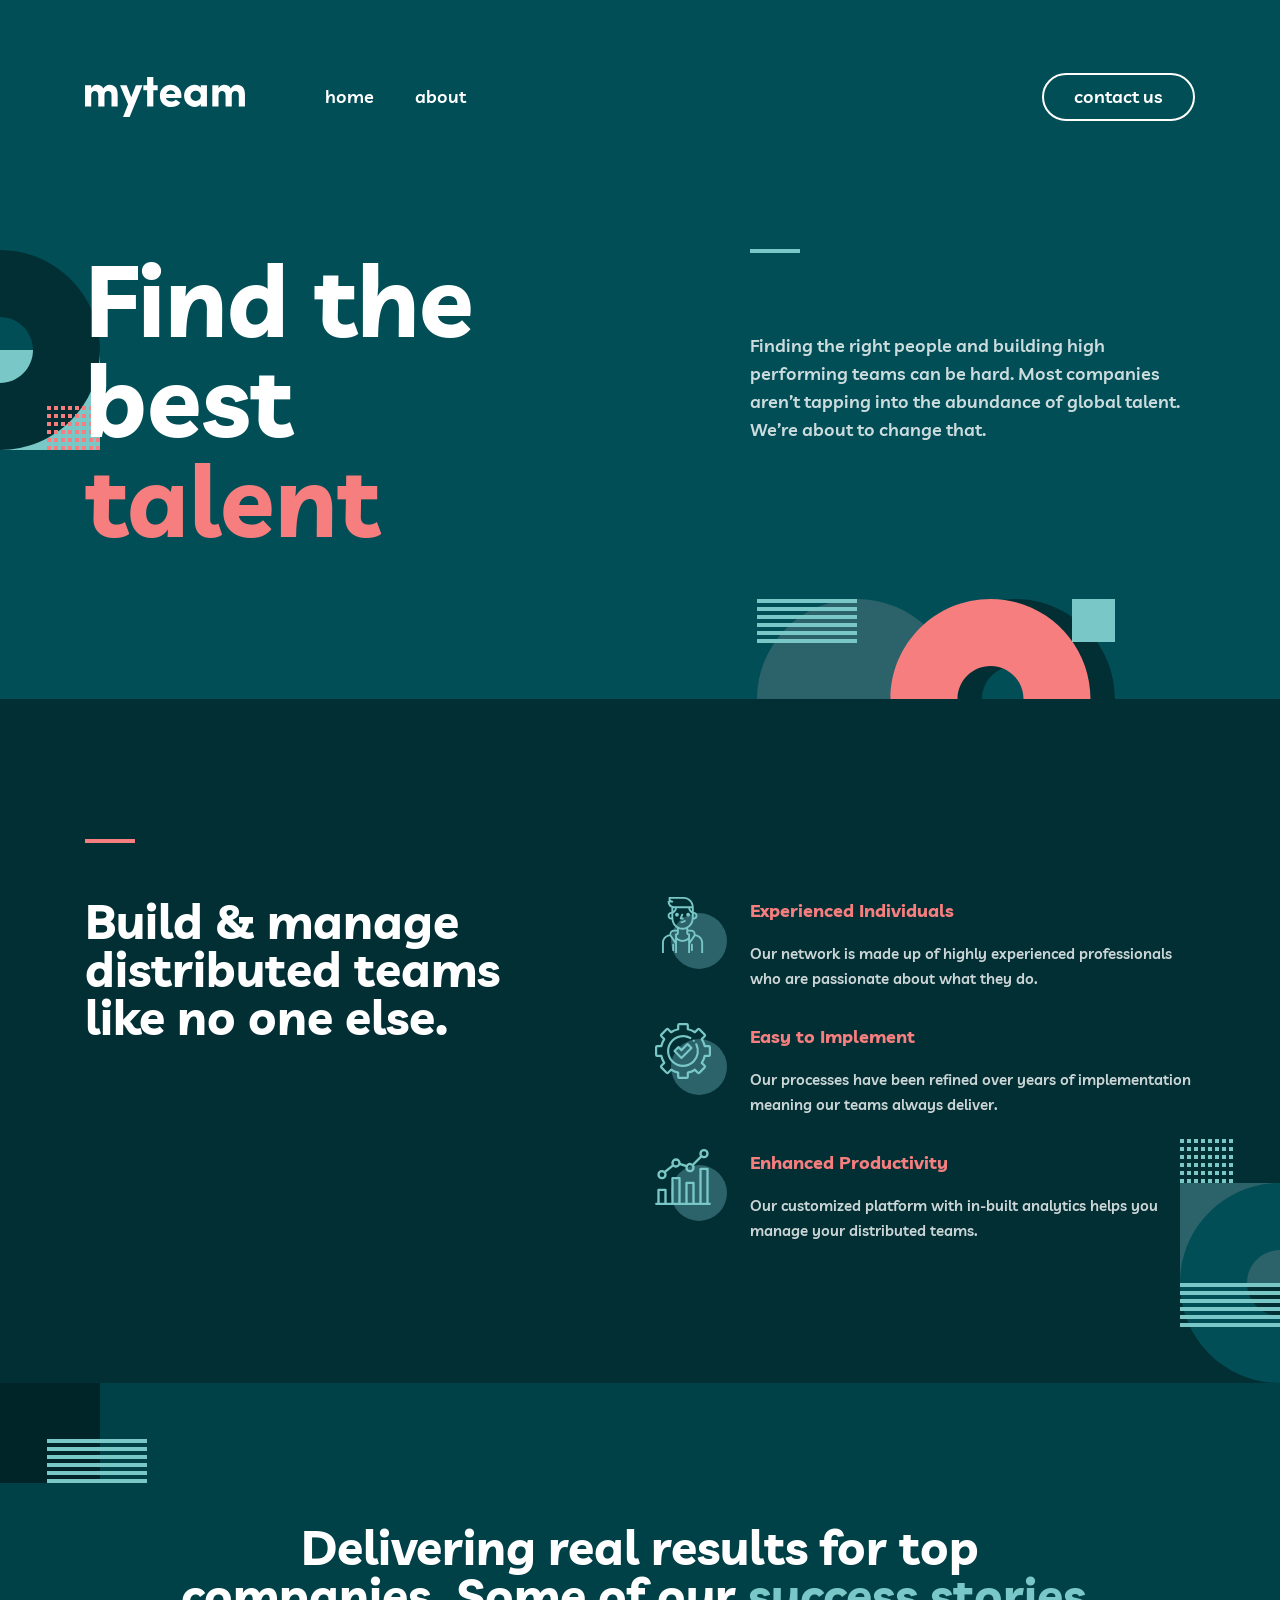
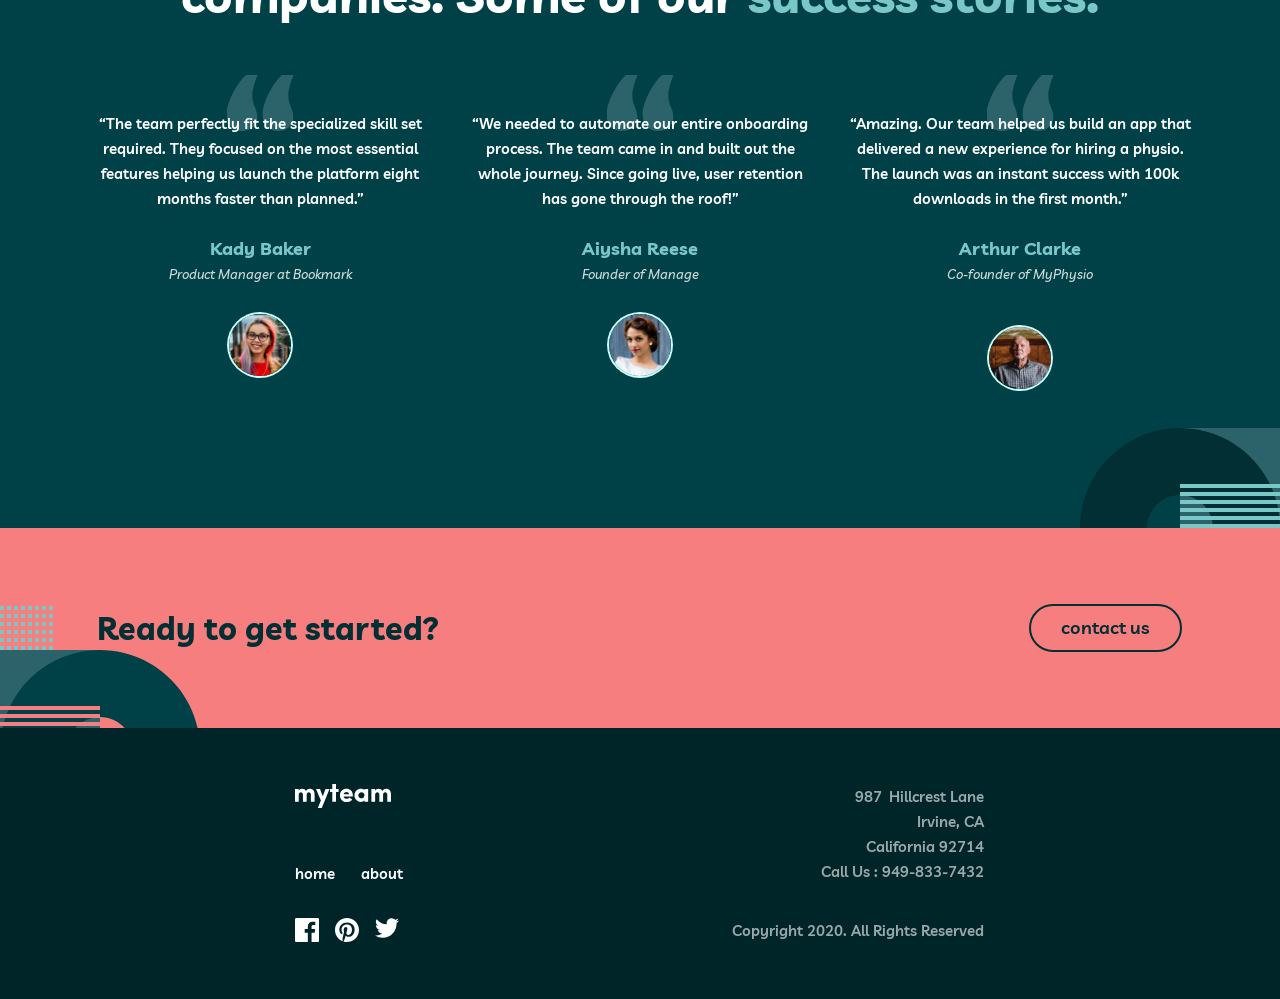
<file: index.html>
<!doctype html>
<html lang="en">

<head>
  <meta charset="UTF-8" />
  <meta name="viewport" content="width=device-width, initial-scale=1.0" />

  <link rel="icon" type="image/png" sizes="32x32" href="images/favicon-32x32.png" />
  <link rel="preconnect" href="https://fonts.googleapis.com" />
  <link rel="preconnect" href="https://fonts.gstatic.com" crossorigin />
  <link
    href="https://fonts.googleapis.com/css2?family=Livvic:ital,wght@0,100;0,200;0,300;0,400;0,500;0,600;0,700;0,900;1,100;1,200;1,300;1,400;1,500;1,600;1,700;1,900&display=swap"
    rel="stylesheet" />
  <link rel="stylesheet" href="./CSS/normalize.css">
  <link rel="stylesheet" href="./CSS/style.css" />
  <link rel="stylesheet" href="./CSS/home.css" />
  <title>Frontend Mentor | myteam website challenge - Homepage</title>
</head>

<body>
  <div id="container">
    <header class="body-1 header">
      <nav class="nav wrapper">
        <ul class="nav-container">
          <li class="nav-logo">
            <img src="./assets/logo.svg" alt="logo" />
          </li>
          <ul class="nav-link-container">
            <li class="nav-link">
              <a href="./index.html">home</a>
            </li>
            <li class="nav-link">
              <a href="./pages/about.html">about</a>
            </li>
          </ul>
        </ul>
        <button class="body-1">
          <a href="./pages/contact.html">contact us</a>
        </button>
      </nav>
      <section class="nav-section wrapper">
        <div class="header-section">
          <h1 class="h1-large">Find the best <span>talent</span></h1>
          <div class="nav-text">
            <hr />
            <p class="body-1">
              Finding the right people and building high performing teams can be
              hard. Most companies aren’t tapping into the abundance of global
              talent. We’re about to change that.
            </p>
          </div>
        </div>
      </section>
    </header>
    <main>
      <section class="features-section">
        <div class="wrapper">
          <div class="features-line">
            <span class="title-line"></span>
          </div>
          <div class="features-block">
            <h2 class="h2 features-title">
              Build & manage distributed teams like no one else.
            </h2>
            <ul class="features-list">
              <li class="features-item">
                <img src="./assets/zmogus.svg" alt="person icon" />
                <div>
                  <h3 class="h3">Experienced Individuals</h3>
                  <p class="body-2">
                    Our network is made up of highly experienced professionals
                    who are passionate about what they do.
                  </p>
                </div>
              </li>
              <li class="features-item">
                <img src="./assets/icon-cog.svg" alt="cog icon" />
                <div>
                  <h3 class="h3">Easy to Implement</h3>
                  <p class="body-2">
                    Our processes have been refined over years of
                    implementation meaning our teams always deliver.
                  </p>
                </div>
              </li>
              <li class="features-item">
                <img src="./assets/icon-chart.svg" alt="chart icon" />
                <div>
                  <h3 class="h3">Enhanced Productivity</h3>
                  <p class="body-2">
                    Our customized platform with in-built analytics helps you
                    manage your distributed teams.
                  </p>
                </div>
              </li>
            </ul>
          </div>
        </div>
      </section>

      <section class="testimonials-section">
        <div class="wrapper">
          <h2 class="h2 testimonials-title">
            Delivering real results for top <span class="shift-right">companies. Some of our</span>
            <span>success stories.</span>
          </h2>
          <div class="testimonials-container">
            <figure class="testimonial-card">
              <img class="quote-icon" src="./assets/icon-quotes.svg" alt="quotes icon" />
              <blockquote>
                <p class="body-2">
                  “The team perfectly fit the specialized skill set required.
                  They focused on the most essential features helping us launch
                  the platform eight months faster than planned.”
                </p>
              </blockquote>
              <figcaption>
                <h3 class="h3">Kady Baker</h3>
                <small>Product Manager at Bookmark</small>
                <img class="avatar" src="./assets/avatar-kady.jpg" alt="Kady photo" />
              </figcaption>
            </figure>
            <figure class="testimonial-card">
              <img class="quote-icon" src="./assets/icon-quotes.svg" alt="quotes icon" />
              <blockquote>
                <p class="body-2">
                  “We needed to automate our entire onboarding process. The team
                  came in and built out the whole journey. Since going live,
                  user retention has gone through the roof!”
                </p>
              </blockquote>
              <figcaption>
                <h3 class="h3">Aiysha Reese</h3>
                <small>Founder of Manage</small>
                <img class="avatar" src="./assets/avatar-aiysha.jpg" alt="Aiysha photo" />
              </figcaption>
            </figure>
            <figure class="testimonial-card">
              <img class="quote-icon" src="./assets/icon-quotes.svg" alt="quotes icon" />
              <blockquote>
                <p class="body-2">
                  “Amazing. Our team helped us build an app that delivered a new
                  experience for hiring a physio. The launch was an instant
                  success with 100k downloads in the first month.”
                </p>
              </blockquote>
              <figcaption>
                <h3 class="h3">Arthur Clarke</h3>
                <small>Co-founder of MyPhysio</small>
                <img class="avatar avatar-arthur" src="./assets/avatar-arthur.jpg" alt="arthur photo" />
              </figcaption>
            </figure>
          </div>
        </div>
      </section>
      <section id="ready-to-get-started">
        <div>
          <h2 class="h2">Ready to get started?</h2>
          <button class="body-1">
            <a href="./pages/contact.html">contact us</a>
          </button>
        </div>
        <img src="./assets/bg-pattern-home-6-about-5.svg" alt="" />
      </section>
    </main>

    <footer id="footer">
      <div>
        <div class="logo">
          <img src="./assets/logo.svg" alt="logo" />
          <ul class="body-1">
            <li>
              <a href="./index.html">home</a>
            </li>
            <li>
              <a href="./pages/about.html">about</a>
            </li>
          </ul>
        </div>
        <address class="body-2">
          <ul>
            <li>987 <span class="shift-left">Hillcrest Lane</span></li>
            <li>Irvine, CA</li>
            <li>California 92714</li>
            <li>Call Us : 949-833-7432</li>
          </ul>
        </address>
      </div>
      <div class="social">
        <ul>
          <li>
            <a href="#">
              <img src="./assets/icon-facebook.svg" alt="Facebook" />
            </a>
          </li>
          <li>
            <a href="#">
              <img src="./assets/icon-pinterest.svg" alt="Pinterest" />
            </a>
          </li>
          <li>
            <a href="#">
              <img src="./assets/icon-twitter.svg" alt="Twitter" />
            </a>
          </li>
        </ul>
        <p class="body-2">Copyright 2020. All Rights Reserved</p>
      </div>
    </footer>
  </div>
</body>

</html>
</file>
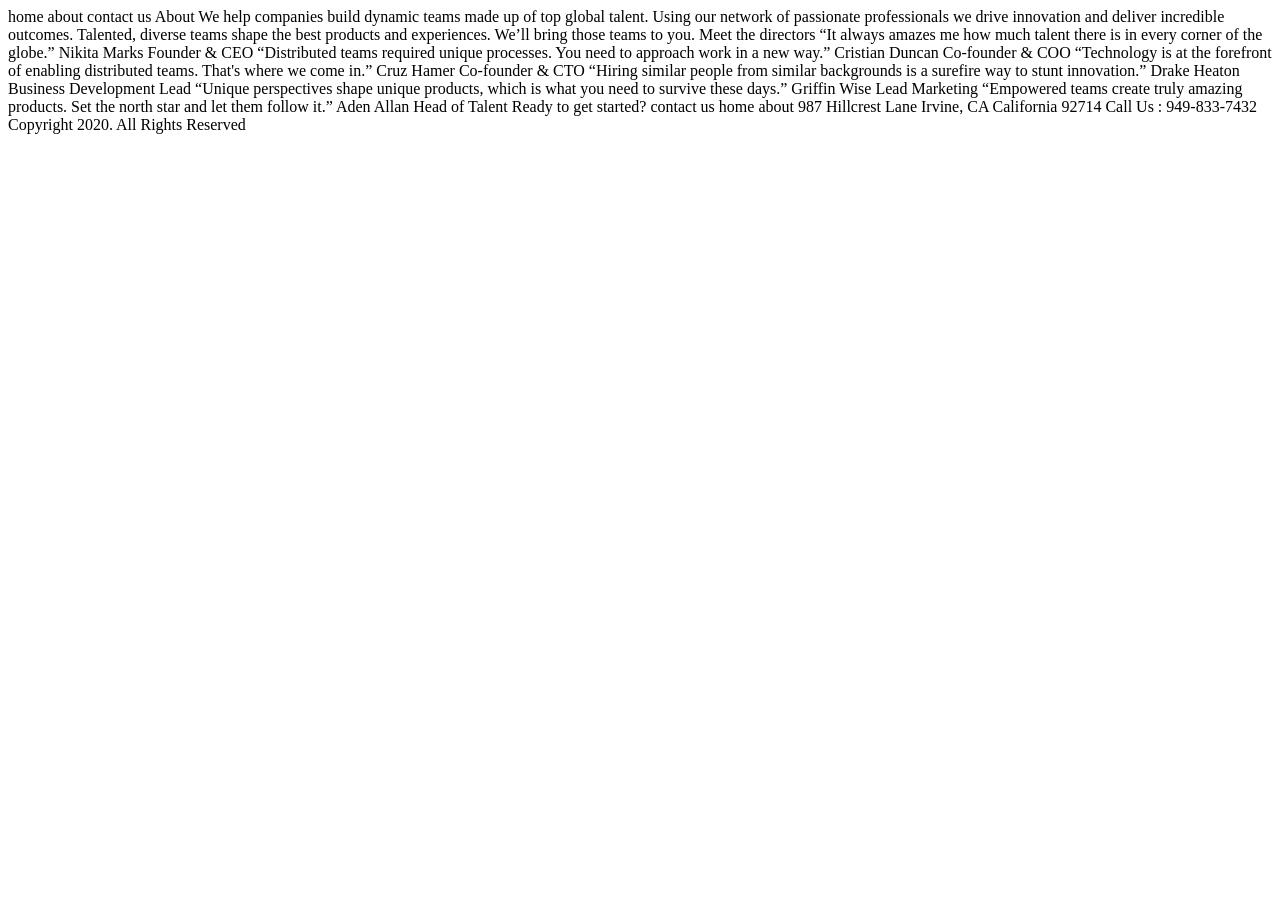
<file: about.html>
<!DOCTYPE html>
<html lang="en">
<head>
  <meta charset="UTF-8">
  <meta name="viewport" content="width=device-width, initial-scale=1.0">

  <link rel="icon" type="image/png" sizes="32x32" href="images/favicon-32x32.png">
  
  <title>Frontend Mentor | myteam website challenge - About</title>
</head>
<body>

  home
  about

  contact us



  About

  We help companies build dynamic teams made up of top global talent. 
  Using our network of passionate professionals we drive innovation 
  and deliver incredible outcomes. Talented, diverse teams shape the 
  best products and experiences. We’ll bring those teams to you.



  Meet the directors

  “It always amazes me how much talent there is in every corner of the globe.”
  Nikita Marks
  Founder & CEO

  “Distributed teams required unique processes. You need to approach work in a new way.”
  Cristian Duncan
  Co-founder & COO

  “Technology is at the forefront of enabling distributed teams. That's where we come in.”
  Cruz Hamer
  Co-founder & CTO

  “Hiring similar people from similar backgrounds is a surefire way to stunt innovation.”
  Drake Heaton
  Business Development Lead

  “Unique perspectives shape unique products, which is what you need to survive these days.”
  Griffin Wise
  Lead Marketing

  “Empowered teams create truly amazing products. Set the north star and let them follow it.”
  Aden Allan
  Head of Talent



  Ready to get started?

  contact us



  home
  about

  987  Hillcrest Lane
  Irvine, CA
  California 92714
  Call Us : 949-833-7432

  Copyright 2020. All Rights Reserved
  
</body>
</html>
</file>
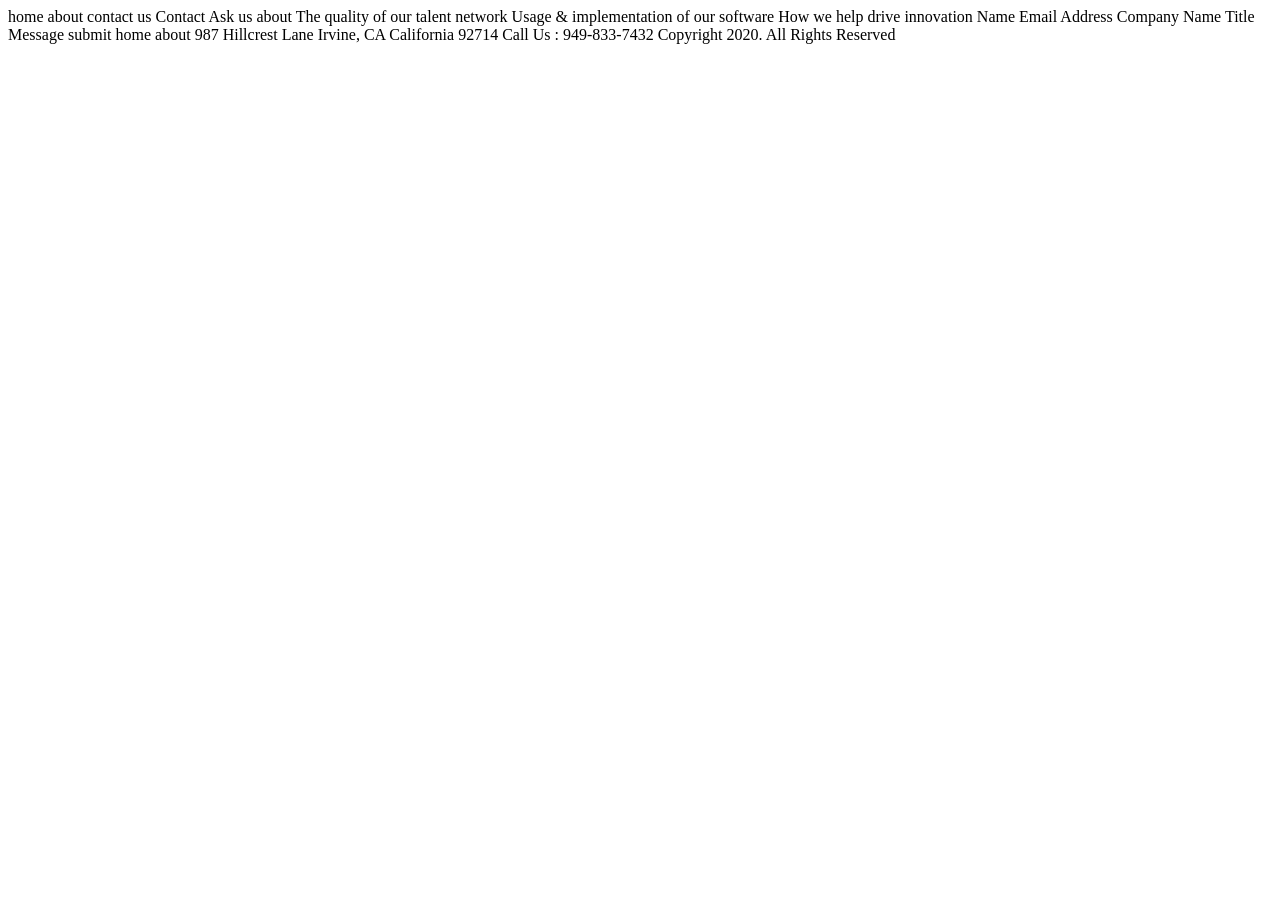
<file: contact.html>
<!DOCTYPE html>
<html lang="en">
<head>
  <meta charset="UTF-8">
  <meta name="viewport" content="width=device-width, initial-scale=1.0">

  <link rel="icon" type="image/png" sizes="32x32" href="images/favicon-32x32.png">
  
  <title>Frontend Mentor | myteam website challenge - Contact</title>
</head>
<body>

  home
  about

  contact us



  Contact

  Ask us about

  The quality of our talent network
  Usage & implementation of our software
  How we help drive innovation

  Name
  Email Address
  Company Name
  Title
  Message

  submit



  home
  about

  987  Hillcrest Lane
  Irvine, CA
  California 92714
  Call Us : 949-833-7432

  Copyright 2020. All Rights Reserved
  
</body>
</html>
</file>
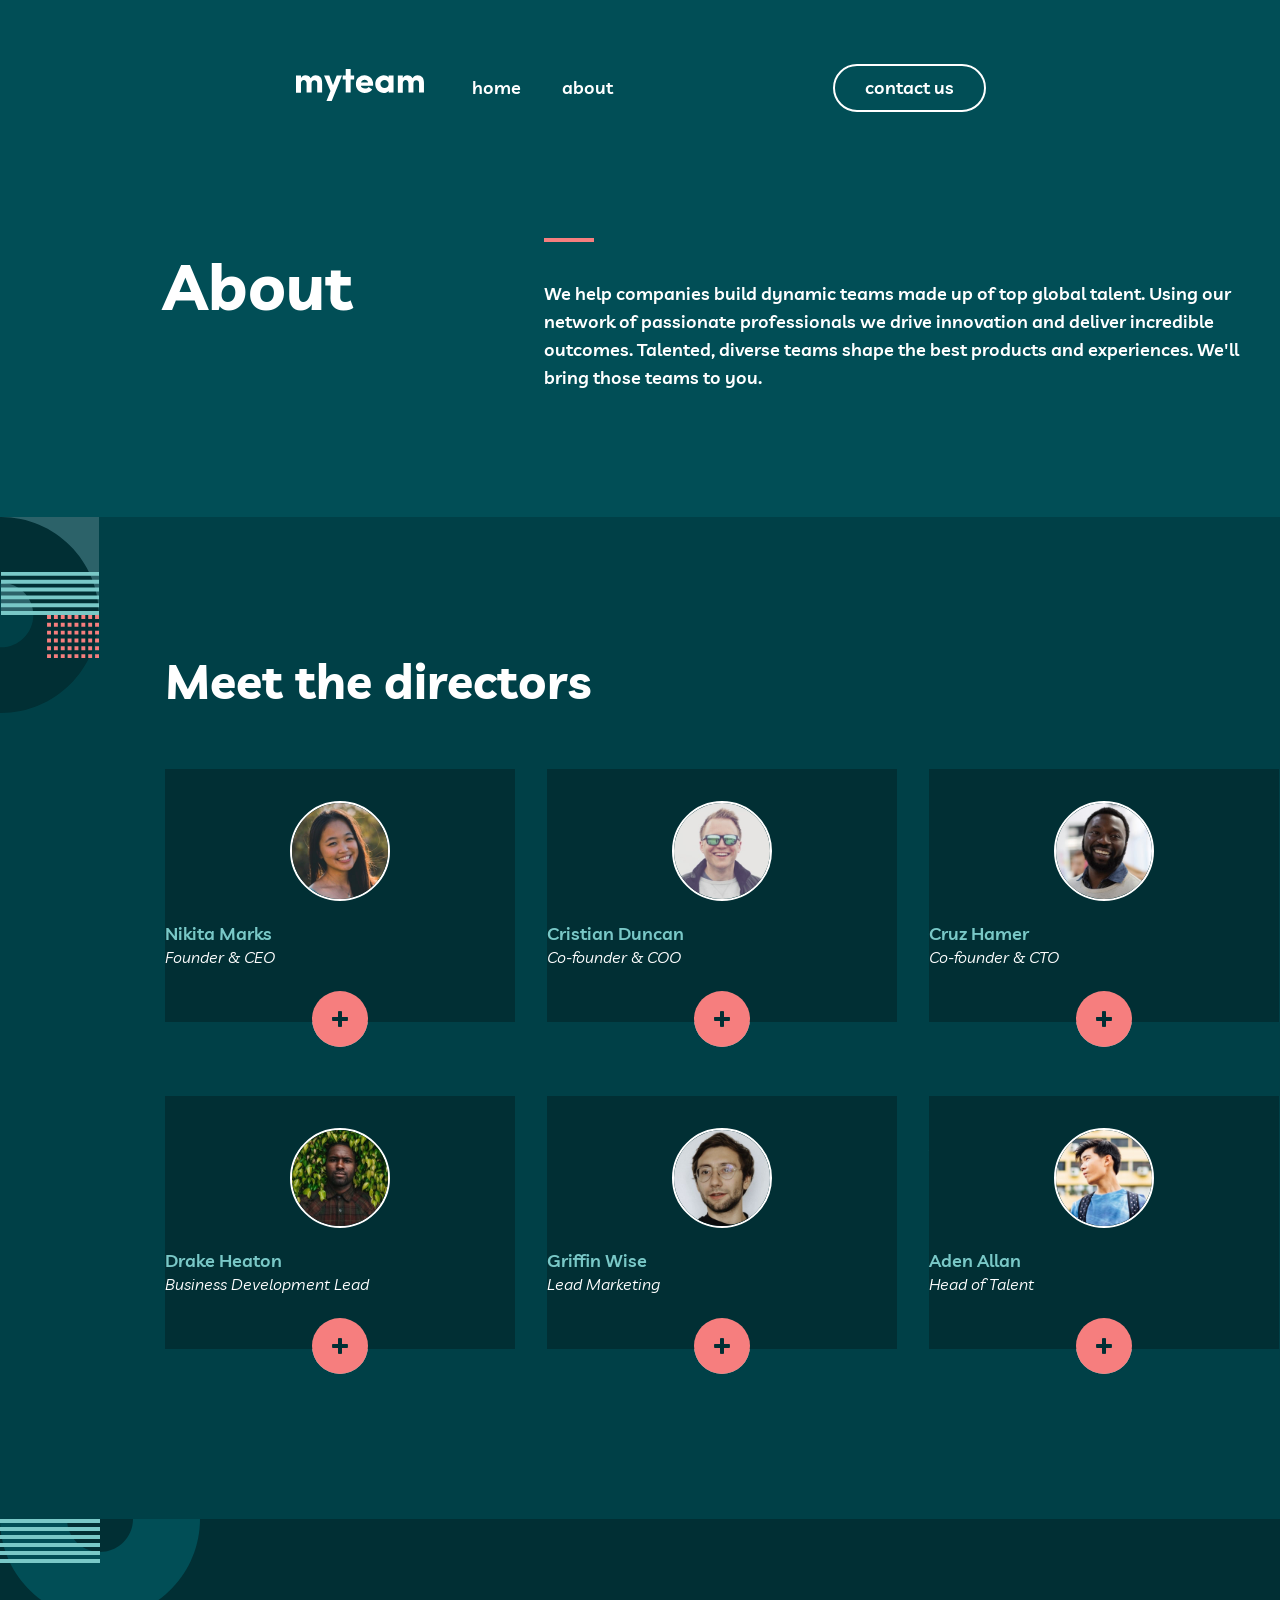
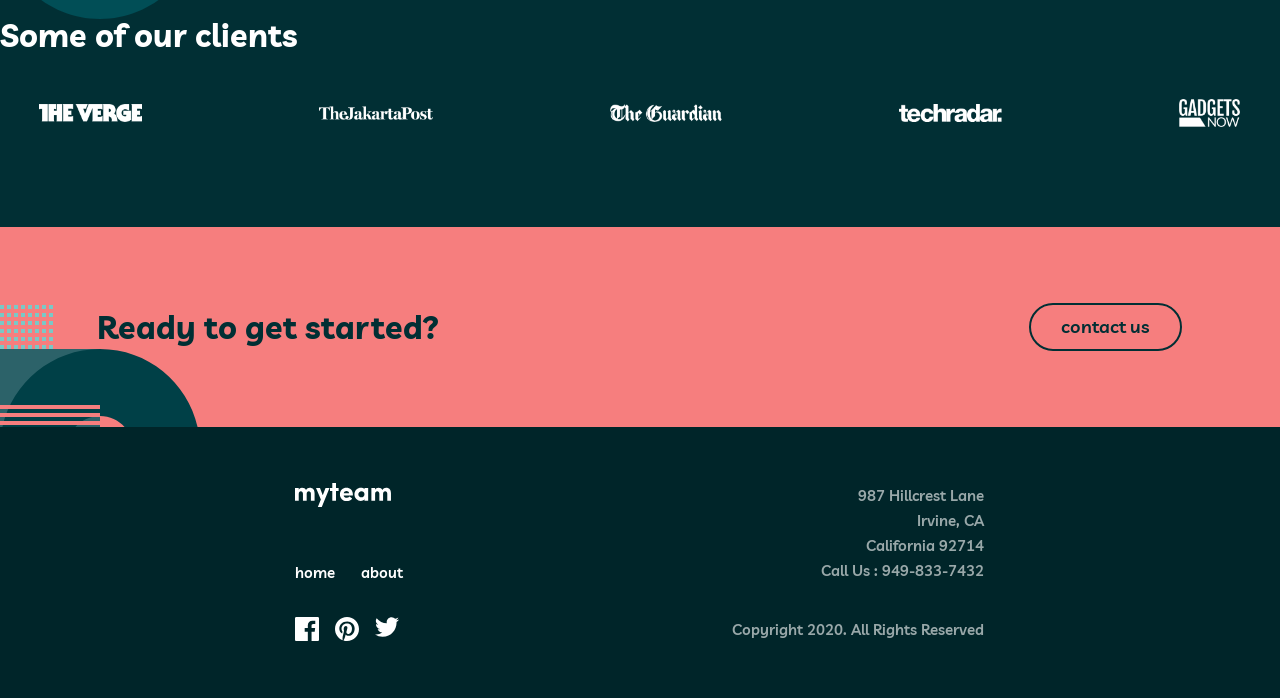
<file: pages/about.html>
<!doctype html>
<html lang="en">

<head>
  <meta charset="UTF-8" />
  <meta name="viewport" content="width=device-width, initial-scale=1.0" />

  <link rel="icon" type="image/png" sizes="32x32" href="images/favicon-32x32.png" />
  <link rel="preconnect" href="https://fonts.googleapis.com" />
  <link rel="preconnect" href="https://fonts.gstatic.com" crossorigin />
  <link
    href="https://fonts.googleapis.com/css2?family=Livvic:ital,wght@0,100;0,200;0,300;0,400;0,500;0,600;0,700;0,900;1,100;1,200;1,300;1,400;1,500;1,600;1,700;1,900&display=swap"
    rel="stylesheet" />
  <link rel="stylesheet" href="../CSS/style.css" />
  <link rel="stylesheet" href="../CSS/about.css" />
  <link rel="stylesheet" href="../CSS/normalize.css">
  <title>Frontend Mentor | myteam website challenge - About</title>

  <script src="../JS/about.js" defer></script>
</head>

<body>
  <div id="container">
    <header class="body-1">
      <nav class="nav wrapper">
        <ul class="nav-container">
          <li class="nav-logo">
            <img src="../assets/logo.svg" alt="logo" />
          </li>

          <ul class="nav-link-container">
            <li class="nav-link">
              <a href="../index.html">home</a>
            </li>

            <li class="nav-link">
              <a href="../pages/about.html">about</a>
            </li>
          </ul>
        </ul>

        <button class="body-1">
          <a href="../pages/contact.html">contact us</a>
        </button>
      </nav>

      <div class="about">
        <article class="a_h1">
          <h1 class="h1-small">About</h1>
        </article>

        <article class="a_p">
          <div class="red_dash"></div>
          <p class="body-1">
            We help companies build dynamic teams made up of top global
            talent. Using our network of passionate professionals we drive
            innovation and deliver incredible outcomes. Talented, diverse
            teams shape the best products and experiences. We'll bring those
            teams to you.
          </p>
        </article>

        <img src="../assets/bg-pattern-about-1-mobile-nav-1.svg" alt="red decor" class="a_decor1" />
      </div>
    </header>

    <section class="directors">
      <h2 class="h2">Meet the directors</h2>
      <figure class="d_grid">
        <div class="nikita not_flipped">
          <img src="../assets/avatar-nikita.jpg" alt="picture of Nikita Marks" />
          <p class="d_names body-1">Nikita Marks</p>
          <p class="d_job">Founder & CEO</p>
          <button><img src="../assets/icon-cross.svg" alt="" /></button>
          <!-- button for flip card-->
        </div>

        <div class="cristian not_flipped">
          <img src="../assets/avatar-christian.jpg" alt="picture of Cristian Duncan" />
          <p class="d_names body-1">Cristian Duncan</p>
          <p class="d_job">Co-founder & COO</p>
          <button><img src="../assets/icon-cross.svg" alt="" /></button>
          <!-- button for flip card-->
        </div>

        <div class="cruz not_flipped">
          <img src="../assets/avatar-cruz.jpg" alt="picture of Cruz Hamer" />
          <p class="d_names body-1">Cruz Hamer</p>
          <p class="d_job">Co-founder & CTO</p>
          <button><img src="../assets/icon-cross.svg" alt="" /></button>
          <!-- button for flip card-->
        </div>

        <div class="drake not_flipped">
          <img src="../assets/avatar-drake.jpg" alt="picture of Drake Heaton" />
          <p class="d_names body-1">Drake Heaton</p>
          <p class="d_job">Business Development Lead</p>
          <button><img src="../assets/icon-cross.svg" alt="" /></button>
          <!-- button for flip card-->
        </div>

        <div class="griffin not_flipped">
          <img src="../assets/avatar-griffin.jpg" alt="picture of Griffin Wise" />
          <p class="d_names body-1">Griffin Wise</p>
          <p class="d_job">Lead Marketing</p>
          <button><img src="../assets/icon-cross.svg" alt="" /></button>
          <!-- button for flip card-->
        </div>

        <div class="aden not_flipped">
          <img src="../assets/avatar-aden.jpg" alt="picture of Aden Allan" />
          <p class="d_names body-1">Aden Allan</p>
          <p class="d_job">Head of Talent</p>
          <button><img src="../assets/icon-cross.svg" alt="" /></button>
          <!-- button for flip card-->
        </div>
      </figure>

      <figure class="d_grid2 d_grid">
        <div class="nikita flipped">
          <p class="d_names body-1">Nikita Marks</p>
          <p class="body-2">
            “It always amazes me how much talent there is in every corner of
            the globe.”
          </p>
          <span>
            <a href=""><img src="../assets/icon-twitter.svg" alt="twitter logo" /></a>
            <a href=""><img src="../assets/icon-linkedin.svg" alt="linkedin logo" /></a>
          </span>
          <button>
            <img src="../assets/icon-cross.svg" alt="x to close" />
          </button>
          <!-- button to come back to card-->
        </div>

        <div class="cristian flipped">
          <p class="d_names body-1">Cristian Duncan</p>
          <p class="body-2">
            “Distributed teams required unique processes. You need to approach
            work in a new way.”
          </p>
          <span>
            <a href=""><img src="../assets/icon-twitter.svg" alt="twitter logo" /></a>
            <a href=""><img src="../assets/icon-linkedin.svg" alt="linkedin logo" /></a>
          </span>
          <button>
            <img src="../assets/icon-cross.svg" alt="x to close" />
          </button>
          <!-- button to come back to card-->
        </div>

        <div class="cruz flipped">
          <p class="d_names body-1">Cruz Hamer</p>
          <p class="body-2">
            “Technology is at the forefront of enabling distributed teams.
            That's where we come in.”
          </p>
          <span>
            <a href=""><img src="../assets/icon-twitter.svg" alt="twitter logo" /></a>
            <a href=""><img src="../assets/icon-linkedin.svg" alt="linkedin logo" /></a>
          </span>
          <button>
            <img src="../assets/icon-cross.svg" alt="x to close" />
          </button>
          <!-- button to come back to card-->
        </div>

        <div class="drake flipped">
          <p class="d_names body-1">Drake Heaton</p>
          <p class="body-2">
            “Hiring similar people from similar backgrounds is a surefire way
            to stunt innovation.”
          </p>
          <span>
            <a href=""><img src="../assets/icon-twitter.svg" alt="twitter logo" /></a>
            <a href=""><img src="../assets/icon-linkedin.svg" alt="linkedin logo" /></a>
          </span>
          <button>
            <img src="../assets/icon-cross.svg" alt="x to close" />
          </button>
          <!-- button to come back to card-->
        </div>

        <div class="griffin flipped">
          <p class="d_names body-1">Griffin Wise</p>
          <p class="body-2">
            “Unique perspectives shape unique products, which is what you need
            to survive these days.”
          </p>
          <span>
            <a href=""><img src="../assets/icon-twitter.svg" alt="twitter logo" /></a>
            <a href=""><img src="../assets/icon-linkedin.svg" alt="linkedin logo" /></a>
          </span>
          <button>
            <img src="../assets/icon-cross.svg" alt="x to close" />
          </button>
          <!-- button to come back to card-->
        </div>

        <div class="aden flipped">
          <p class="d_names body-1">Aden Alan</p>
          <p class="body-2">
            “Empowered teams create truly amazing products. Set the north star
            and let them follow it.”
          </p>
          <span>
            <a href=""><img src="../assets/icon-twitter.svg" alt="twitter logo" /></a>
            <a href=""><img src="../assets/icon-linkedin.svg" alt="linkedin logo" /></a>
          </span>
          <button>
            <img src="../assets/icon-cross.svg" alt="x to close" />
          </button>
          <!-- button to come back to card-->
        </div>
      </figure>

      <div class="d_decor1">
        <img src="../assets/bg-pattern-about-2-contact-1.svg" alt="blue decor" />
      </div>

      <img src="../assets/bg-pattern-home-4-about-3.svg" alt="red decor" class="d_decor2" />
    </section>

    <section class="clients">
      <h2 class="h2">Some of our clients</h2>
      <figure>
        <img src="../assets/logo-the-verge.png" alt="The verge icon" />
        <img src="../assets/logo-jakarta-post.png" alt="The jakarta post logo" />
        <img src="../assets/logo-the-guardian.png" alt="the guardian logo" />
        <img src="../assets/logo-tech-radar.png" alt="tech radar logo" />
        <img src="../assets/logo-gadgets-now.png" alt="gadgets now logo" />
      </figure>

      <div class="c_decor1">
        <img src="../assets/bg-pattern-about-4.svg" alt="red decor" />
      </div>
    </section>

    <section id="ready-to-get-started">
      <div>
        <h2 class="h2">Ready to get started?</h2>
        <button class="body-1">
          <a href="../pages/contact.html">contact us</a>
        </button>
      </div>
      <img src="../assets/bg-pattern-home-6-about-5.svg" alt="" />
    </section>

    <footer id="footer">
      <div>
        <div class="logo">
          <img src="../assets/logo.svg" alt="logo" />
          <ul class="body-1">
            <li>
              <a href="../index.html">home</a>
            </li>
            <li>
              <a href="../pages/about.html">about</a>
            </li>
          </ul>
        </div>
        <address class="body-2">
          <ul>
            <li>987 Hillcrest Lane</li>
            <li>Irvine, CA</li>
            <li>California 92714</li>
            <li>Call Us : 949-833-7432</li>
          </ul>
        </address>
      </div>
      <div class="social">
        <ul>
          <li>
            <a href="#">
              <img src="../assets/icon-facebook.svg" alt="Facebook" />
            </a>
          </li>
          <li>
            <a href="#">
              <img src="../assets/icon-pinterest.svg" alt="Pinterest" />
            </a>
          </li>
          <li>
            <a href="#">
              <img src="../assets/icon-twitter.svg" alt="Twitter" />
            </a>
          </li>
        </ul>
        <p class="body-2">Copyright 2020. All Rights Reserved</p>
      </div>
    </footer>
  </div>
</body>

</html>
</file>
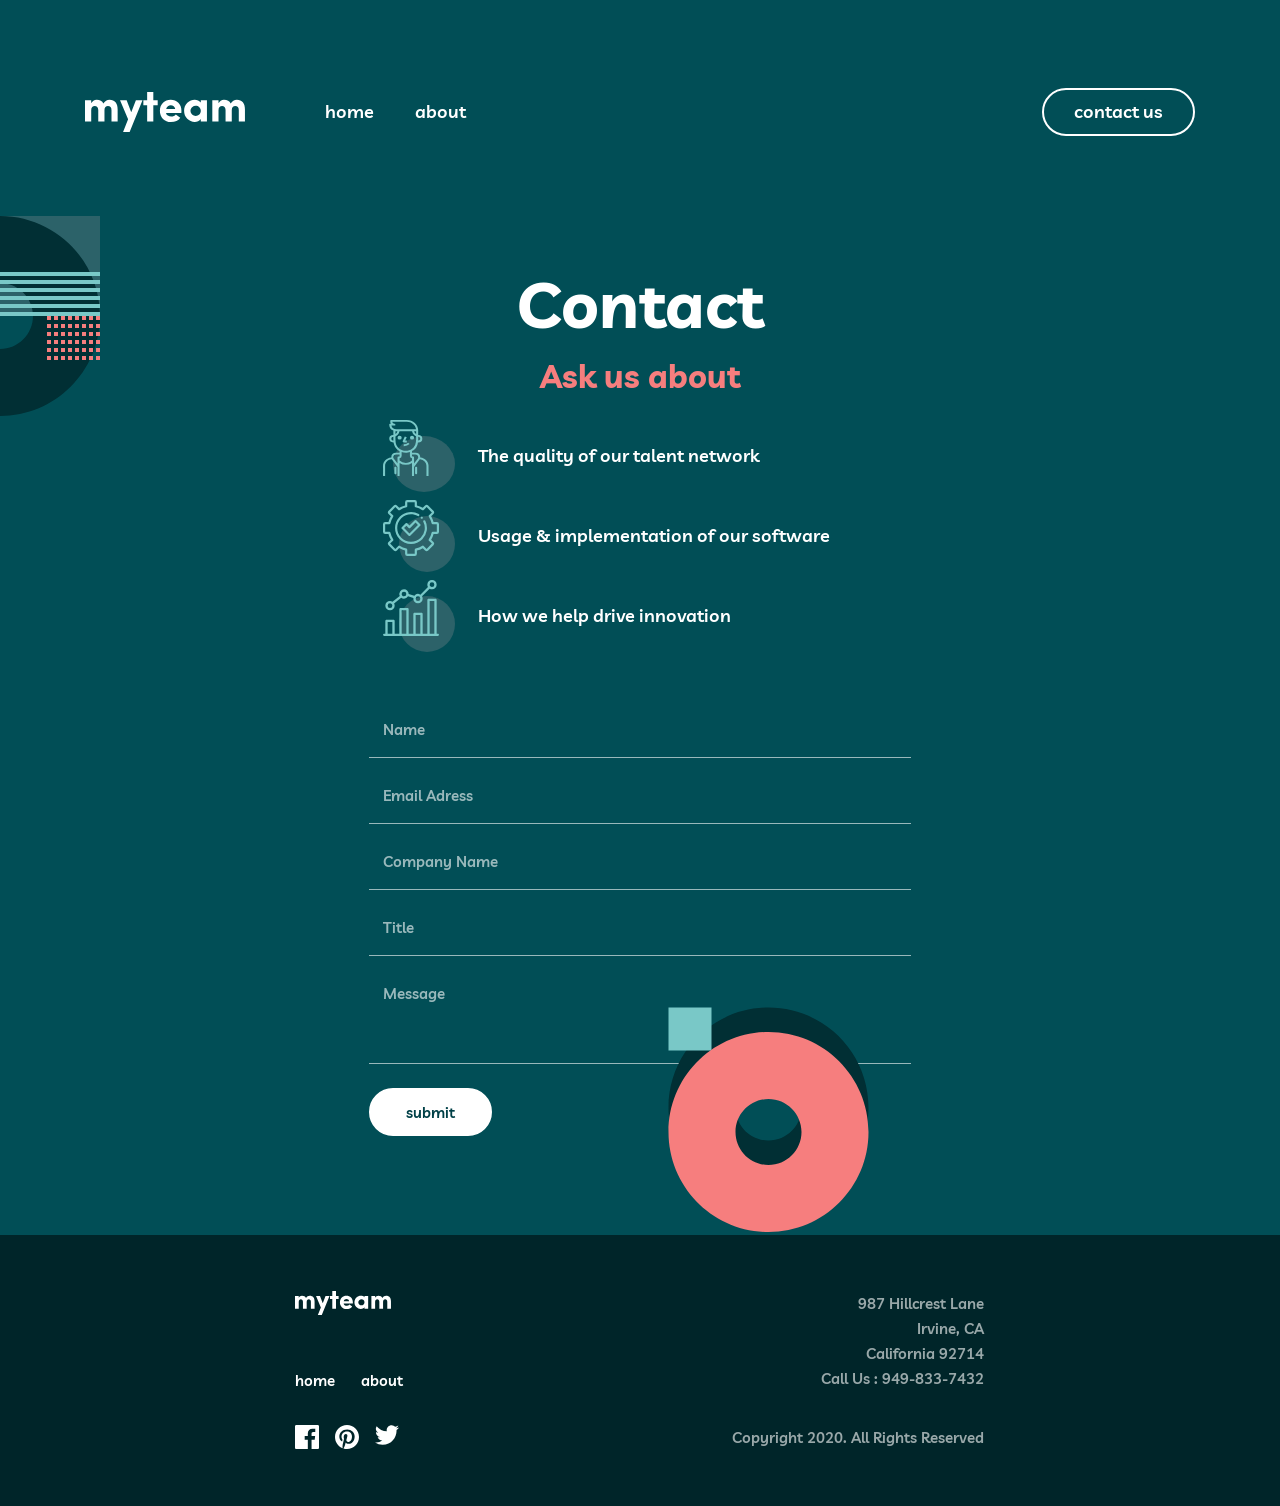
<file: pages/contact.html>
<!doctype html>
<html lang="en">

<head>
  <meta charset="UTF-8" />
  <meta name="viewport" content="width=device-width, initial-scale=1.0" />

  <link rel="icon" type="image/png" sizes="32x32" href="images/favicon-32x32.png" />
  <link rel="preconnect" href="https://fonts.googleapis.com" />
  <link rel="preconnect" href="https://fonts.gstatic.com" crossorigin />
  <link
    href="https://fonts.googleapis.com/css2?family=Livvic:ital,wght@0,100;0,200;0,300;0,400;0,500;0,600;0,700;0,900;1,100;1,200;1,300;1,400;1,500;1,600;1,700;1,900&display=swap"
    rel="stylesheet" />
  <link rel="stylesheet" href="../CSS/normalize.css" />
  <link rel="stylesheet" href="../CSS/style.css" />
  <link rel="stylesheet" href="../CSS/home.css" />
  <link rel="stylesheet" href="../CSS/contact.css" />
  <title>Frontend Mentor | myteam website challenge - Contact</title>
</head>

<body>
  <div id="container">
    <header class="body-1">
      <nav class="nav wrapper">
        <ul class="nav-container">
          <li class="nav-logo">
            <img src="../assets/logo.svg" alt="logo" />
          </li>

          <ul class="nav-link-container">
            <li class="nav-link">
              <a href="../index.html">home</a>
            </li>

            <li class="nav-link">
              <a href="../pages/about.html">about</a>
            </li>
          </ul>
        </ul>

        <button class="body-1">
          <a href="../pages/contact.html">contact us</a>
        </button>
      </nav>
    </header>
    <main>
      <section>
        <article>
          <h1 class="h1-small">Contact</h1>
          <h2 class="h3">Ask us about</h2>
          <article>
            <img src="../assets/icon-person.svg" alt="person icon" />
            <p class="body-1">The quality of our talent network</p>
          </article>
          <article>
            <img src="../assets/icon-cog.svg" alt="cog icon" />
            <p class="body-1">Usage & implementation of our software</p>
          </article>
          <article>
            <img src="../assets/icon-chart.svg" alt="chart icon" />
            <p class="body-1">How we help drive innovation</p>
          </article>
        </article>

        <!-- Kontakų forma su validacijos būsenomis -->
        <form id="contact-form" action="#" method="get" novalidate>
          <div class="form-field">
            <input type="text" placeholder="Name" />
            <span class="error-message">This field is required</span>
          </div>
          <div class="form-field">
            <input type="email" placeholder="Email Adress" />
            <span class="error-message">This field is required</span>
          </div>
          <div class="form-field">
            <input type="text" placeholder="Company Name" />
            <span class="error-message">This field is required</span>
          </div>
          <div class="form-field">
            <input type="text" placeholder="Title" />
            <span class="error-message">This field is required</span>
          </div>
          <div class="form-field">
            <input type="text" placeholder="Message" />
            <span class="error-message">This field is required</span>
          </div>

          <input type="submit" value="submit" />

        </form>

        <img class="first-circle" src="../assets/bg-pattern-about-2-contact-1.svg" alt="picture of a circle" />
        <img class="second-circle" src="../assets/bg-pattern-contact-2.svg" alt="picture of a circle" />
      </section>
    </main>

    <footer id="footer">
      <div>
        <div class="logo">
          <img src="../assets/logo.svg" alt="logo" />
          <ul class="body-1">
            <li>
              <a href="../index.html">home</a>
            </li>
            <li>
              <a href="../pages/about.html">about</a>
            </li>
          </ul>
        </div>
        <address class="body-2">
          <ul>
            <li>987 Hillcrest Lane</li>
            <li>Irvine, CA</li>
            <li>California 92714</li>
            <li>Call Us : 949-833-7432</li>
          </ul>
        </address>
      </div>
      <div class="social">
        <ul>
          <li>
            <a href="#">
              <img src="../assets/icon-facebook.svg" alt="Facebook" />
            </a>
          </li>
          <li>
            <a href="#">
              <img src="../assets/icon-pinterest.svg" alt="Pinterest" />
            </a>
          </li>
          <li>
            <a href="#">
              <img src="../assets/icon-twitter.svg" alt="Twitter" />
            </a>
          </li>
        </ul>
        <p class="body-2">Copyright 2020. All Rights Reserved</p>
      </div>
    </footer>
  </div>

  <script src="../JS/contact.js"></script>

</body>

</html>
</file>
<file: CSS/style.css>
/* global variables for colors */
/* colors: primary - pri, secondary - sec */

:root {
  --pri-midnight-green: #014e56;
  --pri-light-coral: #f67e7e;
  --pri-white: #ffffff;
  --sec-rapture-blue: #79c8c7;
  --sec-police-blue: #2c6269;
  --sec-deep-jungle-green: #004047;
  --sec-sacramento-state-green: #012f34;
  --sec-dark-green: #002529;
}

/* make border width count as a part of element etc. */

* {
  box-sizing: border-box;
}

/*base font with fallbacks*/
#container {
  font-family: "Livvic", arial, sans-serif;
  background-color: var(--pri-midnight-green);
  width: 1440px;
  margin: 0px auto;
}

/*-------------------- headings styles--------------------*/

.h1-large {
  font-weight: 700;
  font-style: normal;
  font-size: 100px;
  line-height: 100px;
}

.h1-small {
  font-weight: 700;
  font-style: normal;
  font-size: 64px;
  line-height: 56px;
}

.h2 {
  font-weight: 700;
  font-style: normal;
  font-size: 48px;
  line-height: 48px;
}

.h3 {
  font-weight: 700;
  font-style: normal;
  font-size: 18px;
  line-height: 28px;
}

/*-------------------- text styles--------------------*/

.body-1 {
  font-weight: 600;
  font-style: normal;
  font-size: 18px;
  line-height: 28px;
}

.body-2 {
  font-weight: 600;
  font-style: normal;
  font-size: 15px;
  line-height: 25px;
}

/*--------------------navbar--------------------*/
header {
  align-content: center;
}

nav {
  color: white;
  width: 69.375rem;
  position: relative;
  top: 4.563rem;
  left: 10.313rem;
  display: flex;
  justify-content: space-between;
  align-items: center;
  margin-right: 0rem;
  padding-inline: 0rem;
  padding-left: 0rem;
}

nav ul {
  width: 23.75rem;
  display: flex;
  justify-content: space-between;
  align-items: center;
  padding-left: 0rem;
}

nav ul li {
  display: inline-block;
  margin: 0rem;
  margin-right: 0rem;

  & a {
    text-decoration: none;
    color: white;

    &:hover {
      color: var(--pri-light-coral);
    }
  }
}

nav button {
  width: 9.563rem;
  height: 3rem;
  border: 2px solid white;
  background-color: var(--pri-midnight-green);
  border-radius: 50px;
  cursor: pointer;

  & a {
    text-decoration: none;
    color: white;
  }

  &:hover {
    background-color: var(--pri-white);

    & a {
      color: var(--pri-midnight-green);
    }
  }
}

nav ul ul {
  width: 8.75rem;
}

nav ul ul li {
  width: 3.125rem;
}

/*--------------------footer--------------------*/
#footer {
  align-content: center;
  width: 1440px;
  height: 196px;
  background-color: var(--sec-dark-green);
  color: white;
  position: relative;
  display: flex;
  justify-content: space-between;
  align-items: center;
  padding-left: 10.313rem;
  padding-right: 10.313rem;

  & a {
    text-decoration: none;
    color: white;
  }

  & address,
  p {
    opacity: 0.6;
  }

  & a:hover {
    color: var(--pri-light-coral);
  }
}

#footer div div ul li {
  list-style-type: none;
  display: inline-block;
  text-decoration: none;
  color: white;
}

#footer div address ul {
  list-style-type: none;
}

#footer div:first-child {
  display: flex;
}

#footer div .logo {
  height: 6.25rem;
  width: 10rem;
  display: flex;
  flex-wrap: wrap;

  & img {
    width: 10rem;
    height: 2.5rem;
  }

  & ul {
    padding: 0rem;
    margin: 0rem;
    align-content: end;
    width: 8.75rem;
    height: 1.75rem;
    padding-top: 0.7rem;

    & li:first-child {
      margin-right: 2.3rem;
    }
  }
}

#footer div .logo {
  display: flex;
  align-items: flex-start;
}

#footer div .logo ul {
  margin-top: 2rem;
}

#footer ul.body-1 li:last-child a {
  display: inline-block;
  transform: translateX(-2px);
}

#footer div address {
  height: 6.25rem;
  margin: 0rem;
  margin-left: 7.813rem;
  opacity: 0.6;

  & ul {
    padding: 0rem;
    margin: 0rem;
  }
}
.shift-left {
  display: inline-block;
  margin-left: 3px;
}

#footer .social {
  height: 6.25rem;
  width: 15.938rem;
  display: flex;
  flex-wrap: wrap;
  justify-content: end;

  & ul {
    list-style-type: none;
    text-align: right;
    padding: 0rem;
    margin: 0rem;
    justify-content: end;
    width: 6.5rem;
    height: 1.5rem;
    display: flex;
    justify-content: space-between;
  } & img:hover {
    filter: opacity(0.5) drop-shadow(0 0 0 var(--pri-light-coral))
      saturate(1000%);
  }

  & p {
    margin: 0rem;
    align-content: end;
  }
  #footer div .logo {
  display: flex;
  align-items: flex-start;
}


}
#footer .logo ul {
  transform: translateY(-16px);
}
/*--------------------ready to get started--------------------*/

#ready-to-get-started {
  position: relative;
  color: var(--sec-sacramento-state-green);
  background-color: var(--pri-light-coral);
  height: 12.5rem;
  align-content: center;
  /* display: flex; */
}

#ready-to-get-started button {
  width: 9.563rem;
  height: 3rem;
  border: 2px solid var(--sec-sacramento-state-green);
  background-color: var(--pri-light-coral);
  border-radius: 50px;
  cursor: pointer;
  & a {
    text-decoration: none;
    color: var(--sec-sacramento-state-green);
  }
}
#ready-to-get-started button:hover{
  background-color: var(--sec-dark-green);
  & a{
    color: white;
  }
}
#ready-to-get-started div {
  justify-self: center;
  /* padding-left: 0.188em; */
  width: 57.313rem;
  display: flex;
  justify-content: space-between;
}

#ready-to-get-started img {
  position: absolute;
  top: 3.5rem;
}

@media (min-width: 768px) and (max-width: 1023px) {
  .nav.wrapper {
    width: 43.0625rem;
    height: 3rem;
    top: 4rem;
    left: 0;
    transform: none;
  }

  nav ul {
    width: 20.75rem;
    height: 3rem;
    margin: 0rem;
  }

  nav ul>li:first-child img {
    width: 8rem;
    height: 2.375rem;
    display: block;
  }

  nav ul ul {
    width: 8.75rem;
    height: 1.75rem;
  }

  nav ul ul li {
    height: 1.75rem;
  }

  nav ul ul li a {
    line-height: 1.75rem;
  }

  nav button {
    width: 9.5625rem;
    height: 3rem;
  }

  nav button a {
    line-height: 1.75rem;
  }
}

/*-------------------media-tablets--------------------------*/
/*-------------------ready to get started-------------------*/
@media (max-width: 1439px) {
  #container {
    width: auto;
  }
  #ready-to-get-started {
    display: flex;
    overflow: hidden;
    align-items: center;
  }
  #ready-to-get-started img {
    top: 4.875rem;
  }
  #ready-to-get-started h2 {
    font-size: 32px;
    line-height: 32px;
    margin: 0rem;
    align-content: center;
  }
  #ready-to-get-started div {
    justify-content: space-between;
    width: 75rem;
    max-width: 75rem;
    min-width: 35.813rem;
    margin-left: 6.063rem;
    margin-right: 6.125rem;
  }
  #footer {
    max-width: none;
    min-width: 768px;
    width: auto;
    padding-left: 2.438rem;
    padding-right: 2.5rem;
    padding-bottom: 3.5rem;
    padding-top: 3.5rem;
    height: 16.938rem;
    display: flex;
    flex-direction: column;
    align-content: center;
  }
  #footer > div {
    justify-content: space-between;
    width: auto;
    min-width: 43.063rem;
  }
  #footer .social {
    justify-content: space-between;
    width: auto;
    height: auto;
    margin-top: 2rem;
  }
  #footer div address ul {
    text-align: right;
    list-style-position: inside;
  }
  #footer div .logo img {
    width: 6rem;
    height: 1.5rem;
    & ul li:first-child {
      margin-right: 1.5rem;
    }
  }
  #footer div .logo ul li:first-child {
    margin-right: 1.5rem;
  }
  #footer div .logo ul li {
    font-weight: 600;
    font-style: normal;
    font-size: 15px;
    line-height: 25px;
  }
  #footer div .logo {
  display: flex;
  align-items: flex-start;
}

#footer div .logo ul {
  margin-top: 2rem;
}
#footer .logo ul {
  transform: translateY(0px);
}

  #ready-to-get-started {
    display: flex;
    overflow: hidden;
    align-items: center;
  }
  #ready-to-get-started img {
    top: 4.875rem;
  }
  #ready-to-get-started h2 {
    font-size: 32px;
    line-height: 32px;
    margin: 0rem;
    align-content: center;
  }
  #ready-to-get-started div {
    justify-content: space-between;
    width: 75rem;
    max-width: 75rem;
    min-width: 35.813rem;
    margin-left: 6.063rem;
    margin-right: 6.125rem;
  }
}
</file>
<file: CSS/home.css>
/* global style */

* {
  margin: 0;
  padding: 0;
  box-sizing: border-box;
}

#container {
  font-family: "Livvic", arial, sans-serif;
  max-width: 90rem;
  margin: 0 auto;
  width: 100%;
  overflow: hidden;
}

.wrapper {
  max-width: 69.375rem;
  width: 100%;
  margin: 0 auto;
}

/* header and hero section */

.header {
  padding-top: 4.563rem;
  padding-bottom: 15.625rem;
  background-color: var(--pri-midnight-green);
  background-image:
    url("../assets/bg-pattern-home-1.svg"),
    url("../assets/bg-pattern-home-2.svg");
  background-repeat: no-repeat, no-repeat;
  background-position:
    left -6.25rem top 15.625rem,
    right 10.313rem bottom 0;
}

/* header navigation */

nav {
  left: 0rem;
  top: 0rem;
}

.nav {
  display: flex;
  justify-content: space-between;
  align-items: center;
}

.nav-container {
  display: flex;
  align-items: center;
  gap: 3rem;
  margin: 0;
  padding: 0;
  list-style: none;
}

.nav-logo {
  display: flex;
  align-items: center;
}

.nav-logo img {
  display: block;
  width: 10rem;
}

.nav-link-container {
  display: flex;
  align-items: center;
  gap: 2.5rem;
  margin: 0;
  padding: 0;
  list-style: none;
}

.nav-link {
  list-style: none;
}

.nav-link a {
  color: var(--pri-white);
  text-decoration: none;
}

/* header / hero content */

.nav-section {
  padding-top: 8rem;
}

.header-section {
  display: flex;
  justify-content: flex-start;
  align-items: flex-start;
  gap: 8.6875rem;
  width: 100%;
}

.nav-section h1 {
  width: 32.875rem;
  height: 12.5rem;
  margin: 0;
  color: var(--pri-white);
}

.nav-section h1 span {
  color: var(--pri-light-coral);
}

.nav-text {
  width: 27.8125rem;
  height: 12.1875rem;
  display: flex;
  flex-direction: column;
  justify-content: space-between;
}

.nav-text hr {
  width: 3.125rem;
  margin: 0;
  border: 0;
  border-top: 0.25rem solid #79c8c7;
}

.nav-text p {
  margin: 0;
  color: var(--pri-white);
  opacity: 0.8;
}

/* features section */

.features-section {
  display: flex;
  justify-content: space-between;
  align-items: flex-start;
  padding: 8.75rem 0;
  background-color: var(--sec-sacramento-state-green);
  background-image: url(../assets/bg-pattern-home-3.svg);
  background-repeat: no-repeat;
  background-position: right -6.25rem bottom 0;
  gap: 7.8125rem;
}

.features-line {
  margin-bottom: 3.375rem;
}

.title-line {
  display: block;
  width: 3.125rem;
  height: 0.25rem;
  background-color: var(--pri-light-coral);
}

.features-block {
  display: flex;
  justify-content: space-between;
  align-items: flex-start;
  gap: 7.8125rem;
}

.features-title {
  max-width: 27.8125rem;
  margin: 0;
  color: var(--pri-white);
  font-size: 3rem;
  line-height: 3rem;
}

/* features list  */

.features-list {
  width: 33.75rem;
  list-style: none;
  display: flex;
  flex-direction: column;
  gap: 2rem;
  margin: 0;
  padding: 0;
}

.features-item {
  display: flex;
  align-items: flex-start;
  gap: 1.4375rem;
}

.features-item img {
  width: 4.5rem;
  height: 4.5rem;
  flex-shrink: 0;
}

.features-item div {
  display: flex;
  flex-direction: column;
  gap: 1rem;
}

.features-item h3 {
  color: var(--pri-light-coral);
  margin: 0;
  font-size: 1.125rem;
  line-height: 1.75rem;
}

.features-item p {
  color: var(--pri-white);
  opacity: 0.8;
  margin: 0;
  font-size: 0.9375rem;
  line-height: 1.5625rem;
}

/* testimonials-section */
/* Atsilepimai */

.testimonials-section {
  width: 100%;
  max-width: 90rem;
  min-height: 46.5625rem;
  box-sizing: border-box;
  padding: 8.75rem 0 6.25rem 0;
  background-color: var(--sec-deep-jungle-green);
  background-image:
    url(../assets/bg-pattern-home-4-about-3.svg),
    url(../assets/bg-pattern-home-5.svg);
  background-repeat: no-repeat, no-repeat;
  background-position:
    left top,
    right bottom;
  text-align: center;
}

.testimonials-title {
  max-width: 58.25rem;
  margin: 0 auto 3.5rem auto;
  color: var(--pri-white);
  text-align: center;
}

.testimonials-title .shift-right {
  color: inherit;
}

.testimonials-title span {
  color: var(--sec-rapture-blue);
}

.testimonials-container {
  display: flex;
  justify-content: space-between;
  align-items: flex-start;
  gap: 1.875rem;
  padding-top: 2.25rem;
  margin: 0 auto;
}

/* Korteliu styliai */

.testimonial-card {
  position: relative;
  flex: 1;
  display: flex;
  flex-direction: column;
  align-items: center;
  margin: 0;
  color: var(--pri-white);
}

.quote-icon {
  position: absolute;
  top: -2.25rem;
  left: 50%;
  transform: translateX(-50%);
  width: 4.175rem;
  height: auto;
  z-index: 1;
}

.testimonial-card blockquote {
  position: relative;
  z-index: 2;
  margin: 0 0 1.5rem 0;
}

.testimonial-card blockquote p {
  margin: 0;
}

.testimonial-card figcaption {
  display: flex;
  flex-direction: column;
  align-items: center;
  width: 100%;
}

.testimonial-card h3 {
  margin: 0 0 0.125rem 0;
  color: var(--sec-rapture-blue);
}

.testimonial-card figcaption small {
  display: block;
  margin-top: 2px;
}

.testimonial-card small {
  display: block;
  font-size: 0.813rem;
  font-weight: 500;
  font-style: italic;
  opacity: 0.8;
  margin-bottom: 2rem;
  color: var(--pri-white);
}

.avatar {
  width: 3.875rem;
  height: 3.875rem;
  border-radius: 50%;
  box-shadow: 0 0 0 2px #c4fffe;
  box-sizing: border-box;
  object-fit: cover;
  display: block;
  margin: 0;
  /* transform: translateY(11px); */
}

.avatar-arthur {
  margin-top: 0.8125rem;
}

/* Tarp 1024px ir 1440px */

@media (min-width: 48.01rem) and (max-width: 90rem) {
  .header,
  .features-section {
    padding-left: 2rem;
    padding-right: 2rem;
  }
}

/* IKI 768px | HOME Tablet Header & Navbar */

@media (max-width: 48rem) {
  /* Tablet konteineris ir ju navigacija */
  #container {
    width: 100%;
    max-width: 48rem;
  }

  header nav,
  .nav {
    position: static;
    width: 100%;
    top: auto;
    left: auto;
  }

  .body-1.header {
    padding-top: 4rem;
    padding-bottom: 0;
    background-image: url("../assets/bg-pattern-home-2.svg");
    background-repeat: no-repeat;
    background-position: bottom center;
  }

  .nav.wrapper {
    width: 43.0625rem;
    height: 3rem;
    display: flex;
    justify-content: space-between;
    align-items: center;
    margin: 0 auto;
  }

  .nav-container {
    display: flex;
    align-items: center;
    gap: 3rem;
    margin: 0;
    padding: 0;
    list-style: none;
    margin-right: 13.75rem;
  }

  .nav-logo {
    width: 8rem;
    height: 2rem;
  }

  .nav-logo img {
    display: block;
    width: 100%;
    height: 100%;
    object-fit: contain;
  }

  .nav-link-container {
    display: flex;
    align-items: center;
    justify-content: space-between;
    width: auto;
    height: 1.75rem;
    gap: 2.5rem;
    margin: 0;
    padding: 0;
    list-style: none;
    width: auto;
  }

  .nav-link {
    display: flex;
    align-items: center;
  }

  .nav-link:last-child {
    width: 3.188rem;
    height: 1.75rem;
  }

  .nav-link a {
    text-decoration: none;
  }

  .nav button,
  header nav button {
    position: static;
    top: auto;
    left: auto;
    right: auto;
    margin: 0;
    width: 9.5625rem;
    height: 3rem;
    display: flex;
    align-items: center;
    justify-content: center;
    flex-shrink: 0;
    box-sizing: border-box;
  }

  /* Tablet hero turinys */

  .nav-section.wrapper {
    padding-top: 7rem;
    padding-bottom: 16rem;
    padding-left: 2.813rem;
    padding-right: 2.5rem;
    height: auto;
  }

  .header-section {
    display: flex;
    flex-direction: column;
    align-items: center;
    text-align: center;
    gap: 0;
    max-width: 42.688rem;
    margin: 0 auto;
  }

  .nav-section h1,
  .h1-large {
    width: 100%;
    height: auto;
    max-width: 22rem;
    margin-top: 0;
    margin-bottom: 1.5rem;
    font-size: 4rem;
    line-height: 3.5rem;
  }

  .nav-text {
    width: 100%;
    max-width: 28.563rem;
    height: auto;
    transform: translateX(-2px);
  }

  .nav-text .body-1 {
    max-width: 28.563rem;
    margin: 0;
    font-size: 0.938rem;
    line-height: 1.75rem;
    opacity: 0.8;
  }

  .nav-text hr {
    display: none;
  }

  /* IKI 768px | HOME Tablet features */
  /* features-section */

  .features-section {
    padding: 6.25rem 0;
    background-image: url("../assets/bg-pattern-home-3.svg");
    background-repeat: no-repeat;
    background-position: right -6.25rem top 0;
    overflow: hidden;
  }

  .features-section .wrapper {
    padding-left: 6.063rem;
    padding-right: 6.125rem;
  }

  .features-block {
    display: flex;
    flex-direction: column;
    align-items: flex-start;
    width: 100%;
    width: 35.8125rem;
    height: auto;
    gap: 0;
  }

  .features-line {
    width: 100%;
    margin-bottom: 2rem;
  }

  .title-line {
    display: block;
    width: 3.125rem;
    height: 0.25rem;
    margin: 0;
  }

  .features-title {
    width: 100%;
    max-width: 27.8125rem;
    height: auto;
    margin-bottom: 4rem;
    font-size: 2rem;
    line-height: 2rem;
  }

  .features-list {
    display: flex;
    flex-direction: column;
    width: 100%;
    max-width: 35.813rem;
    height: auto;
    margin: 0;
    padding: 0;
    list-style: none;
    gap: 2rem;
  }

  .features-item {
    display: flex;
    flex-direction: row;
    gap: 1.375rem;
  }

  .features-item div {
    display: flex;
    flex-direction: column;
    gap: 1rem;
  }

  /*HOME Tablet atsiliepimu sekcija testimionals */

  .testimonials-section {
    width: 100%;
    width: 48rem;
    height: 74.9375rem;
    padding: 6.25rem 0;
    box-sizing: border-box;
  }

  .testimonials-section .wrapper {
    display: flex;
    flex-direction: column;
    align-items: center;
  }

  .testimonials-container {
    display: flex;
    flex-direction: column;
    text-align: center;
    width: 100%;
    width: 35.8125rem;
    margin: 0 auto;
    gap: 3rem;
  }

  .testimonials-title {
    width: 100%;
    width: 30.125rem;
    text-align: center;
    font-size: 2rem;
    font-style: normal;
    line-height: 2rem;
    margin: 0 auto 0.75rem;
  }

  .testimonials-title .shift-right {
    display: inline-block;
    transform: translateX(-4px)
  }



  .testimonials-title span {
    display: block;
    color: #79c8c7;
    font-size: 2rem;
    line-height: 2rem;
  }

  .testimonial-card {
    position: relative;
    display: flex;
    flex-direction: column;
    align-items: center;
    width: 100%;
    padding-top: 2.25rem;
  }

  .testimonial-card .quote-icon {
    position: absolute;
    top: 0;
    left: 50%;
    transform: translateX(-50%);
    z-index: 1;
  }

  .testimonial-card blockquote {
    position: relative;
    z-index: 2;
    width: 100%;
    margin: 0 0 1rem 0;
    text-align: center;
  }

  .testimonial-card blockquote p {
    margin: 0;
    font-size: 0.9375rem;
    line-height: 1.5625rem;
  }

  .testimonial-card figcaption {
    display: flex;
    flex-direction: column;
    align-items: center;
  }
  .testimonial-card figcaption small {
    display: block;
    transform: translateY(-3px);
  }

  .testimonial-card h3 {
    margin: 0 0 0.125rem 0;
    font-size: 1.125rem;
    line-height: 1.75rem;
  }

  .testimonial-card small {
    display: block;
    margin: 0 0 1rem 0;
    font-size: 0.8125rem;
    line-height: 1.125rem;
  }

  .testimonial-card .avatar {
    display: block;
    transform: translateY(-2px);
    width: 3.875rem;
    height: 3.875rem;
    border-radius: 50%;
  }
  .testimonial-card:last-child .avatar {
    transform: translateY(-18px);
  }

  .testimonial-card:last-child figcaption h3 {
    display: inline-block;
    transform: translateY(-4px);
  }

  .testimonial-card:last-child blockquote p {
    transform: translateY(-4px);
  }
}
</file>
<file: CSS/about.css>
* {
  box-sizing: border-box;
}

#container {
  color: var(--pri-white);
  overflow: hidden;
  position: relative;
  font-family: "Livvic", arial, sans-serif;
  background-color: var(--pri-midnight-green);
  width: 1440px;
  margin: 0px auto;
}

/*================ABOUT============================*/

header {
  background-color: var(--pri-midnight-green);
  height: 32.312rem;
}

.about {
  display: flex;
  margin: 9.375rem 10.75rem 7.5rem 9.875rem;
  width: 69.375rem;
  height: 9.75rem;
  justify-items: center;
  align-items: center;
  gap: 6rem;
  flex-wrap: wrap;
}

.red_dash {
    width: 3.125rem;
    height: 0.25rem;
    border: none;
  border: 2px solid var(--pri-light-coral);
  /* width: 3.5rem; */
  margin-bottom: 1rem;
  position: relative;
  top: -1.25rem;
}

.a_h1 {
  flex-grow: 2;
  align-self: flex-start;
  margin-top: 1.25rem;
  padding-left: 0.313rem;
}

.a_h1 .h1-small {
  margin-top: 0rem;
}

.a_p {
  width: 45.625rem;
  height: 9.75rem;
  flex-grow: 3;
  padding-left: 3.75rem;
  margin-top: 1.25rem;
}

.a_p p {
  text-align: start;
  /* margin-right: 6rem; */
}

.a_decor1 {
  position: relative;
  left: 74em;
  bottom: 10.5rem;
}

/*================================Director Section============================*/

.directors {
  background-color: var(--sec-deep-jungle-green);
  padding: 8.75rem 10.312rem;
  padding-top: 4.75rem;
  height: 62.625rem;
}

.directors img {
  height: 6.25rem;
  border-radius: 50%;
  border: 2px solid var(--pri-white);
}

.directors h2 {
  justify-self: center;
  margin: 4rem 0rem;
}

.directors .d_grid {
  display: grid;
  margin: 0rem;
  grid-template-columns: repeat(3, auto);
  grid-template-rows: repeat(2, auto);
  row-gap: 3rem;
  column-gap: 2rem;
}

.d_grid div {
  background-color: var(--sec-sacramento-state-green);
  height: 15.812rem;
  width: 21.875rem;
}

.d_grid div img {
  margin-left: 7.812rem;
  margin-top: 2rem;
}

.d_grid .d_names {
  color: var(--sec-rapture-blue);
  justify-self: center;
  margin: 0rem;
  margin-top: 1rem;
}

.d_grid .d_job {
  justify-self: center;
  margin: 0rem;
  margin-bottom: 3.5rem;
  font-style: italic;
}

.d_grid button {
  margin: 0rem;
  position: relative;

  background-color: var(--pri-light-coral);
  width: 3.5rem;
  height: 3.5rem;
  border-radius: 50%;
  border: 0rem;

  bottom: 2rem;
  left: 9.18rem;
}

.d_grid button img {
  margin: 1.187rem 0.875rem;

  background-color: var(--pri-light-coral);
  width: 1rem;
  height: 1rem;
  border-radius: 50%;
  border: 0rem;
}

.directors .d_decor1 {
  position: relative;

  width: 12.5rem;
  height: 12.5rem;

  bottom: 85.1rem;
  right: 16.5rem;
}

.directors .d_decor1 img {
  position: relative;
  width: 12.5rem;
  height: 12.5rem;

  border-radius: 0%;

  border-color: transparent;
}

.directors .d_decor2 {
  position: relative;

  width: 9.187rem;
  height: 6.25rem;

  border: none;
  border-radius: 0%;

  bottom: 41.1rem;
  left: 70.6rem;
}


/*==============flip directors================*/

.d_grid2 .body-1 {
  margin-top: 2.187rem;
}

.d_grid2 .body-2 {
  margin: 0.5rem 1.5rem;
  margin-bottom: 1.5rem;
  height: 4.687rem;
  text-align: center;
}

.d_grid2 div {
  background-color: var(--sec-dark-green);
}

.d_grid2 div a img {
  width: 1.5rem;
  height: 1.218rem;

  border: 0rem;
  border-radius: 0%;

  margin: 0rem;
}

.d_grid2 div a:nth-child(2) img {
  width: 1.25rem;
  height: 1.25rem;
  margin-left: 0.83rem;
}

.d_grid2 span {
  margin: 0rem 9rem 3.968rem 9rem;
}

.d_grid2 button {
  top: 1.75rem;
  background-color: var(--sec-rapture-blue);
}

.d_grid2 button img {
  margin: 1.187rem 0.875rem;

  background-color: var(--sec-rapture-blue);
  color: var(--sec-dark-green);

  transform: rotate(45deg);

  width: 1rem;
  height: 1rem;

  border-radius: 50%;
  border: 0rem;
}

.d_grid2 {
  position: relative;
  bottom: 34.6rem;
}

.d_grid > div:nth-child(n + 4) {
  position: relative;
  top: 1.625rem;
}

.d_grid2 > div:nth-child(n + 4) {
  position: relative;
  top: 1.625rem;
}


.flipped {
  z-index: 0;
}

.not_flipped {
  z-index: 1;
}


/*===========================OUR CLIENTS=============================*/

.clients {
  background-color: var(--sec-sacramento-state-green);
  height: 27.312rem;
}

.clients h2 {
  justify-self: center;
  margin: 0rem;
  padding-top: 8.75rem;
  padding-bottom: 4rem;
}

.clients figure {
  display: flex;
  align-items: center;
  justify-content: space-between;

  width: 69.375rem;
  height: 2.812rem;

  margin: auto;
}

.clients figure img:nth-child(1) {
  width: 10.312rem;
}

.clients img:nth-child(2) {
  width: 11.5rem;
}

.clients img:nth-child(3) {
  width: 11.25rem;
}

.clients img:nth-child(4) {
  width: 10.312rem;
}

.clients img:nth-child(5) {
  width: 6.125rem;
}

.clients .c_decor1 {
  position: relative;

  height: 12.5rem;
  width: 12.5rem;

  bottom: 18.54rem;
}

/*=============ready get started tweaks================*/

#ready-to-get-started button {
  align-self: center;
}

/*====================Active director===========================*/

.d_grid button {
  z-index: 1;
}

.d_grid button:hover {
  background-color: var(--sec-rapture-blue);
  transition-duration: 0.3s;

  & * {
    background-color: var(--sec-rapture-blue);
    transition-duration: 0.3s;
  }
}

.d_grid2 button:hover {
  background-color: var(--pri-light-coral);
  transition-duration: 0.3s;

  & * {
    background-color: var(--pri-light-coral);
    transition-duration: 0.3s;
  }
}

.d_grid2 a img:hover {
  filter: brightness(0) saturate(100%) invert(69%) sepia(91%) saturate(1164%)
    hue-rotate(306deg) brightness(95%) contrast(102%);
}

/*=========tablet=========*/

@media (min-width: 768px) and (max-width: 1023px) {
  #container {
    width: 100%;
    margin: 0 auto;
  }

  header {
    height: 34.75rem;
    width: 100%;
  }

  .about {
    display: block;
    width: 42.687rem;
    height: 13.75rem;
    margin: 8.25rem auto 7rem auto;
  }

  .red_dash {
    display: none;
  }

  .a_h1 {
    height: 3.5rem;
  }

  .a_h1 h1 {
    margin: 0rem;
  }

  .a_p {
    height: 8.75rem;
    width: 28.562rem;
    transform: translateX(-3.75rem);
  }
  .a_p p {
    width: 28.625rem;
    font-size: 0.937rem;
    line-height: 1.5625rem;
    letter-spacing: 0;
    text-align: center;
    margin: 0;
    margin-top: calc(2rem + -2px);
    box-sizing: border-box;
    line-height: 1.75rem;
  }

  .a_decor1 {
    position: absolute;
    z-index: 10;
    left: 86.6%;
    top: 22.2rem;
  }

  /*================director tablet=====================*/

  .directors {
    height: 76.187rem;
    padding: 6.25rem 6.062rem;
    padding-top: 5.6rem;
    margin: 0rem auto;
    justify-items: center;
  }

  .directors .d_grid {
    grid-template-columns: repeat(2, auto);
    grid-template-rows: repeat(3, auto);
    row-gap: 4.75rem;
    column-gap: 0.687rem;
  }

  .directors .h2 {
    height: 2rem;
    margin-top: 0rem;
    margin-bottom: 3.624rem;
  }

  .directors h2 {
    font-size: 2rem;
  }

  .d_grid div {
    width: 17.562rem;
    height: 15.812rem;
  }

  .d_grid .d_job {
    height: 1.56rem;

    margin-bottom: 1.75rem;
  }

  .directors img {
    height: 6rem;
  }

  .d_grid div img {
    margin-left: 5.781rem;
    margin-top: 2rem;
  }

  .d_grid button {
    bottom: 0.15rem;
    left: 7.1rem;
  }

  .d_grid button img {
    margin: 1.187rem 0.875rem;
  }

  /*============flip==================*/

  .d_grid2 span {
    margin: 0rem 6.906rem 2.187rem 6.906rem;
  }

  .d_grid2 button {
    top: 2.05rem;
  }

  .d_grid2 {
    bottom: 56.934rem;
  }

  .d_grid2 .body-1 {
    margin-top: 2.187rem;
  }

  .d_grid2 .body-2 {
    margin: 0.5rem 1.437rem 1.5rem 1.437rem;
    height: 4.687rem;
    text-align: center;
  }
  .d_grid > div,
  .d_grid2 > div,
  .d_grid > div:nth-child(n + 3),
  .d_grid2 > div:nth-child(n + 3) {
    position: static;
    top: 0;
  }

  .directors .d_decor1 {
    bottom: 125.24rem;
    right: 67.4%;
  }

  .directors .d_decor2 {
    bottom: 67.68rem;
    left: 92%;
  }

  .d_grid2 .griffin button {
    top: 2rem;
  }

  .d_grid2 .aden button {
    top: 2rem;
  }
}

/*===========================media-tablets===========================*/
/*===========================OUR CLIENTS=============================*/

@media (max-width: 1439px) {
  #container {
    width: auto;
  }
  .clients {
    width: auto;
    overflow: hidden;
    height: 19.25rem;
  }
  .clients figure {
    width: auto;
    display: flex;
    height: 1.75rem;
    margin-bottom: 6.25rem;
    padding-left: 2.438rem;
    padding-right: 2.5rem;
  }
  .clients .h2 {
    font-weight: 700;
    font-style: normal;
    font-size: 32px;
    line-height: 32px;
    padding-top: 6.25rem;
    padding-bottom: 3rem;
  }
  .clients figure img {
    width: auto;
  }
  /*  img*0.624, pagal img */
  .clients figure img:nth-child(1) {
    width: 6.434rem;
  }
  .clients img:nth-child(2) {
    width: 7.176rem;
  }
  .clients img:nth-child(3) {
    width: 7.02rem;
  }
  .clients img:nth-child(4) {
    width: 6.434rem;
  }
  .clients img:nth-child(5) {
    width: 3.822rem;
  }
  .clients .c_decor1 {
    position: relative;
    bottom: 0rem;
    top: -25.5rem;
  }
}

/*=================tablet nav tweaks======================*/

@media (max-width: 1439px) {
  header nav,
  .nav {
    position: static;
    width: 100%;
    top: auto;
    left: auto;
    padding-top: 5.3rem;
  }

  .body-1.header {
    padding-top: 4rem;
    padding-bottom: 0;
    background-image: url("../assets/bg-pattern-home-2.svg");
    background-repeat: no-repeat;
    background-position: bottom center;
  }

  .nav.wrapper {
    width: 43.0625rem;
    height: 3rem;
    display: flex;
    justify-content: space-between;
    align-items: center;
    margin: 0 auto;
  }

  .nav-container {
    display: flex;
    align-items: center;
    gap: 3rem;
    margin: 0;
    padding: 0;
    list-style: none;
    margin-right: 13.75rem;
  }

  .nav-logo {
    width: 8rem;
    height: 2rem;
  }

  .nav-logo img {
    display: block;
    width: 100%;
    height: 100%;
    object-fit: contain;

    margin-top: -0.2rem;
  }

  .nav-link-container {
    display: flex;
    align-items: center;
    justify-content: space-between;
    width: auto;
    height: 1.75rem;
    gap: 2.5rem;
    margin: 0;
    padding: 0;
    list-style: none;
    width: auto;
  }

  .nav-link {
    display: flex;
    align-items: center;
  }

  .nav-link:last-child {
    width: 3.188rem;
    height: 1.75rem;
  }

  .nav-link a {
    text-decoration: none;
  }

  .nav button,
  header nav button {
    position: static;
    top: auto;
    left: auto;
    right: auto;
    margin: 0;
    width: 9.5625rem;
    height: 3rem;
    display: flex;
    align-items: center;
    justify-content: center;
    flex-shrink: 0;
    box-sizing: border-box;
  }

  .nav-section.wrapper {
    padding-top: 7rem;
    padding-bottom: 16rem;
    padding-left: 2.813rem;
    padding-right: 2.5rem;
    height: auto;
  }

  .header-section {
    display: flex;
    flex-direction: column;
    align-items: center;
    text-align: center;
    gap: 0;
    max-width: 42.688rem;
    margin: 0 auto;
  }

  .nav-section h1,
  .h1-large {
    width: 100%;
    height: auto;
    max-width: 22rem;
    margin-top: 0;
    margin-bottom: 1.5rem;
    font-size: 4rem;
    line-height: 3.5rem;
  }

  .nav-text {
    width: 100%;
    max-width: 28.563rem;
    height: auto;
  }

  .nav-text .body-1 {
    max-width: 28.563rem;
    margin: 0;
    font-size: 0.938rem;
    line-height: 1.75rem;
    opacity: 0.8;
  }

  .nav-text hr {
    display: none;
  }
  li.nav-logo {
    margin-top: 0rem;
  }
}

/*===============desktop nav=======================*/

nav {
  top: 3.15rem;
  left: -0.001rem;
  margin: 0rem auto;
}

.nav-logo {
  margin-top: 0.55rem;
}

.nav {
  justify-content: space-between;
}
</file>
<file: CSS/contact.css>
* {
  box-sizing: border-box;
}

/*base font with fallbacks*/
#container {
  overflow: hidden;
  position: relative;
  font-family: "Livvic", arial, sans-serif;
  background-color: var(--pri-midnight-green);
  width: 1440px;
  margin: 0px auto;
  color: white;

  & h2 {
    color: var(--pri-light-coral);
    font-size: 32px;
  }
}
nav {
  padding-top: 4.6rem;
}

#container .second-circle {
  position: absolute;
  top: 35.25rem;
  left: 83.75rem;
}

#container .first-circle {
  position: absolute;
  top: 15.313rem;
  left: -6.25rem;
}

#container main {
  margin-top: 10.063rem;
  width: 69.5rem;
  height: 34rem;
  margin-left: 10.313rem;
}

#container section {
  height: 26.75rem;
  display: flex;
  justify-content: flex-end;
}

#container form {
  width: 33.875rem;
}

#container .form-field {
  position: relative;
  margin-bottom: 1.5rem;
}

#container form input {
  display: inline-block;
  width: 33.875rem;
  height: 2.625rem;
  background-color: transparent;
  border: none;
  border-bottom: 1px solid rgba(255, 255, 255, 0.6);
  color: var(--pri-white);
  outline: none;
  font-family: "Livvic", arial, sans-serif;
  font-weight: 600;
  font-size: 15px;
  line-height: 25px;
  padding: 0 0 0.875rem 0.875rem;
}

/* Žinutės laukas */

#container .form-field:nth-child(5) input {
  height: 5.25rem;
  padding-top: 0;
  padding-bottom: 3.5rem;
}

/* Užpildyto lauko būsena */
#container form input:not(:placeholder-shown) {
  color: var(--pri-white);
  background-color: transparent;
}

/* Tuščio lauko klaidos būsena */

#container .form-field.error input {
  color: var(--pri-light-coral);
  border-bottom-color: var(--pri-light-coral);
}

#container .form-field.error input::placeholder {
  color: var(--pri-light-coral);
}

/* Klaidos pranešimas */

#container .error-message {
  display: none;
  margin-top: 0.5rem;
  margin-left: 0.875rem;
  font-family: "Livvic", arial, sans-serif;
  font-size: 10px;
  font-weight: 700;
  line-height: 13px;
  color: var(--pri-light-coral);
}

#container .form-field.error .error-message {
  display: block;
}

/* Submit mygtukas */

#container form input[type="submit"] {
  font-family: "Livvic", arial, sans-serif;
  font-weight: 600;
  font-style: normal;
  font-size: 15px;
  line-height: 25px;
  width: 7.6875rem;
  height: 3rem;
  border: 2px solid white;
  background-color: white;
  border-radius: 50px;
  color: #004047;
  padding: 0;
}

::placeholder {
  color: var(--pri-white);
  opacity: 0.6;
}

#container article img {
  width: 4.5rem;
  height: 4.5rem;
  margin-right: 1.438rem;
}

#container article article {
  display: flex;
  align-items: center;
  margin-bottom: 0.5rem;
}

#container article {
  width: 33.75rem;
}

#container section article h1 {
  height: 6.25rem;
  margin: 0rem;
  align-content: center;
  margin-bottom: 1rem;
}

#container section article h2 {
  margin-top: 0rem;
  margin-bottom: 2rem;
}

/*-----------------media-tablets--------------------*/
/*--------------------------------------------------*/

/*--------------------header + contact form --------------------*/
@media (max-width: 1439px) {
  #container {
    width: auto;
  }
  #container main {
    max-width: 1439px;
    min-width: 768px;
    height: 59.938rem;
    text-align: center;
    width: auto;
    margin-left: 0rem;
    margin-top: 8.75rem;
    & h1 {
      line-height: 56px;
      height: 3.5rem;
    }
  }
  #container section article h1 {
    height: 3.5rem;
    margin-bottom: 1.5rem;
  }
  #container section article h2 {
    padding-top: 0.4rem;
    height: 2.5rem;
    margin-bottom: 1.5rem;
  }
  #container section {
    display: flex;
    justify-content: space-between;
    align-items: center;
    width: auto;
    gap: 3.5rem;
  }
  #container section > article {
    flex: 1;
    max-width: 32.188rem;
  }
  #container form {
    flex: 1;
    display: flex;
    flex-direction: column;
    max-width: 33.875rem;
  }
  #container main section form :last-child {
    width: 7.688rem;
  }
  #container section {
    flex-direction: column;
  }
  #container section > article,
  #container form {
    width: 100%;
  }
  #container .second-circle {
    position: absolute;
    top: 66.86%;
    left: 41.781rem;
  }
  #container .first-circle {
    top: 13.5rem;
  }
  #container main section > article,
  #container main section > form {
    width: auto;
  }
 nav {
  padding-top: 5.5rem;
} 
}
</file>
